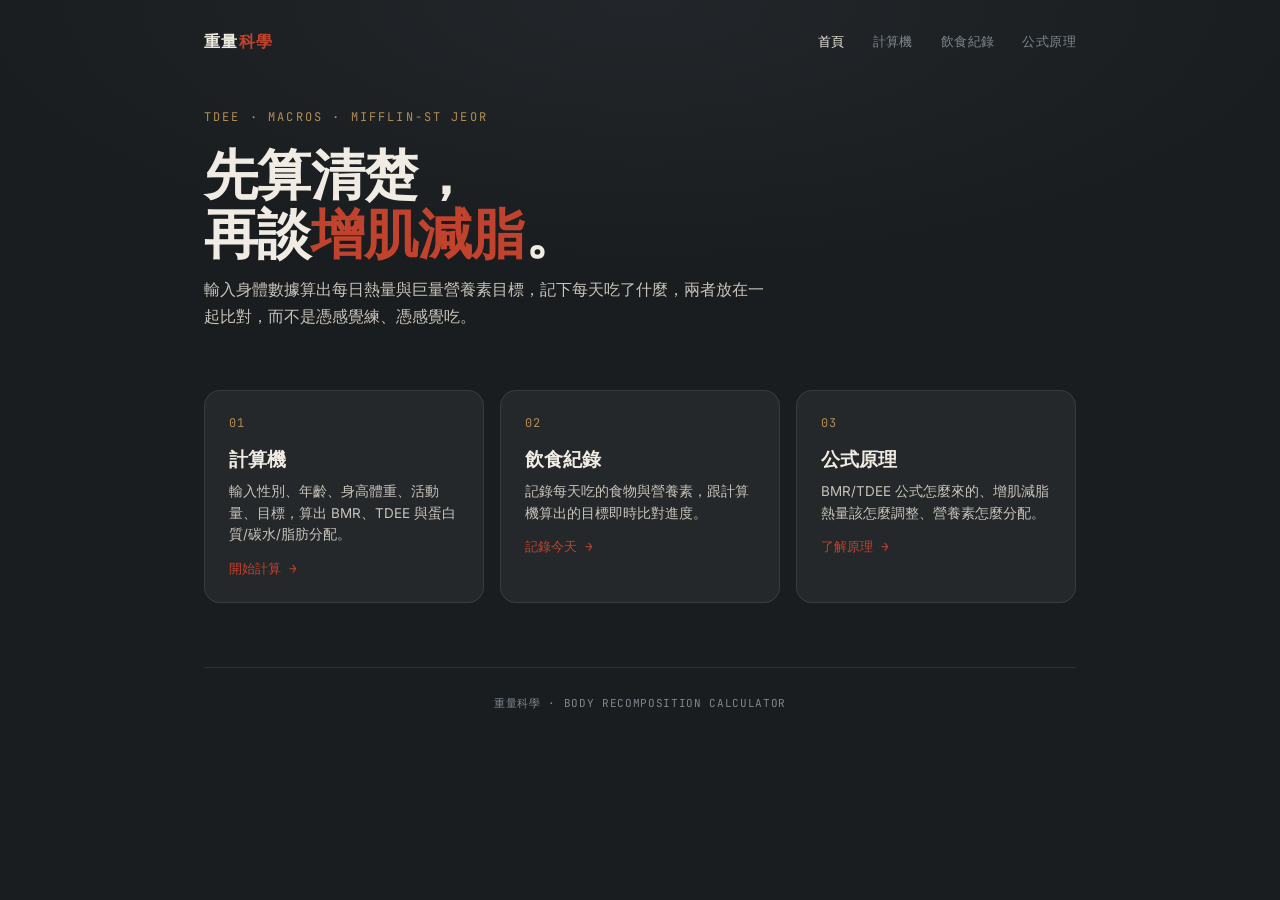
<file: index.html>
<!DOCTYPE html>
<html lang="zh-Hant">
<head>
<meta charset="UTF-8">
<meta name="viewport" content="width=device-width, initial-scale=1.0">
<title>重量科學 — 增肌減脂熱量與巨量營養素計算</title>
<link rel="stylesheet" href="style.css">
</head>
<body>

<div class="shell">

  <header class="top">
    <a class="brand" href="index.html">重量<span>科學</span></a>
    <nav class="top">
      <a href="index.html" class="active">首頁</a>
      <a href="calculator.html">計算機</a>
      <a href="foodlog.html">飲食紀錄</a>
      <a href="knowledge.html">公式原理</a>
    </nav>
  </header>

  <section class="hero">
    <div class="eyebrow">TDEE · MACROS · MIFFLIN-ST JEOR</div>
    <h1 class="title">先算清楚，<br>再談<em>增肌減脂</em>。</h1>
    <p class="lede">輸入身體數據算出每日熱量與巨量營養素目標，記下每天吃了什麼，兩者放在一起比對，而不是憑感覺練、憑感覺吃。</p>
  </section>

  <div class="nav-cards">
    <a class="nav-card" href="calculator.html">
      <div class="num">01</div>
      <h3>計算機</h3>
      <p>輸入性別、年齡、身高體重、活動量、目標，算出 BMR、TDEE 與蛋白質/碳水/脂肪分配。</p>
      <span class="arrow">開始計算 →</span>
    </a>
    <a class="nav-card" href="foodlog.html">
      <div class="num">02</div>
      <h3>飲食紀錄</h3>
      <p>記錄每天吃的食物與營養素，跟計算機算出的目標即時比對進度。</p>
      <span class="arrow">記錄今天 →</span>
    </a>
    <a class="nav-card" href="knowledge.html">
      <div class="num">03</div>
      <h3>公式原理</h3>
      <p>BMR/TDEE 公式怎麼來的、增肌減脂熱量該怎麼調整、營養素怎麼分配。</p>
      <span class="arrow">了解原理 →</span>
    </a>
  </div>

  <footer>重量科學 · BODY RECOMPOSITION CALCULATOR</footer>

</div>

</body>
</html>
</file>
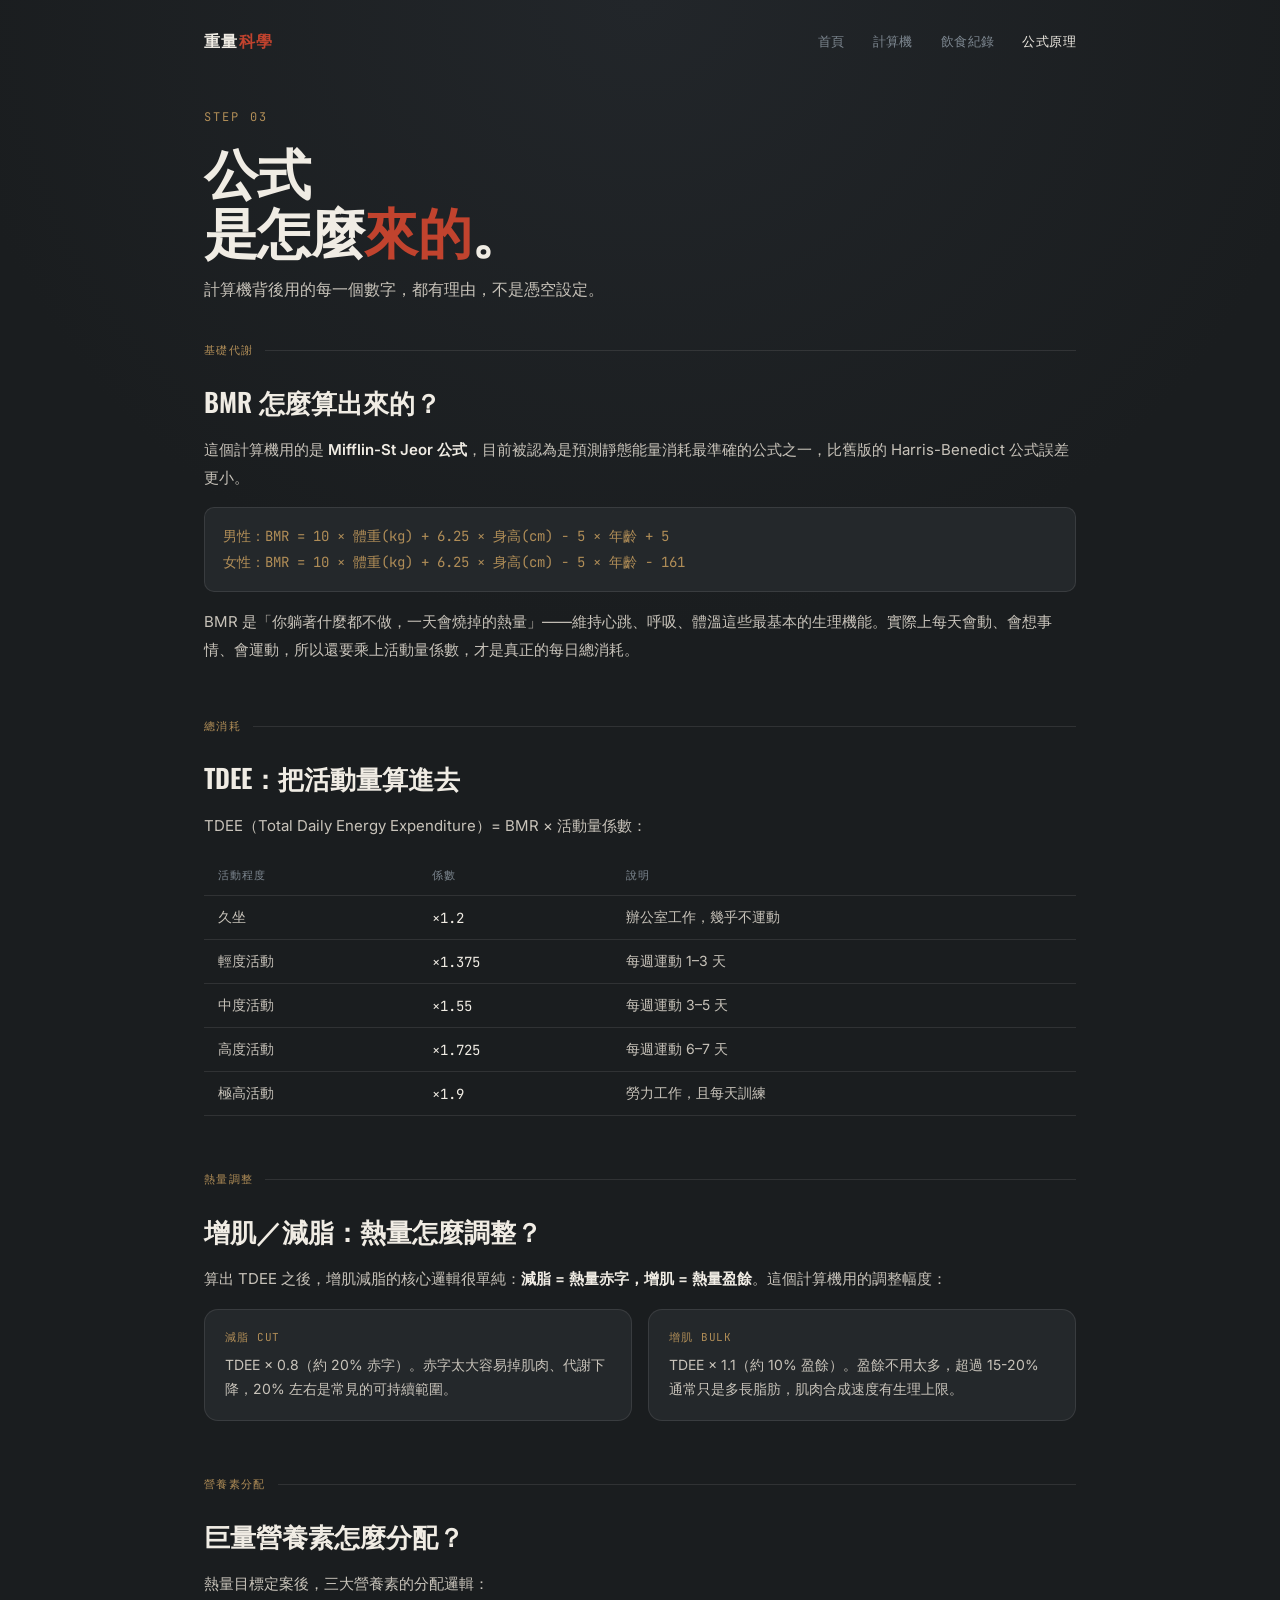
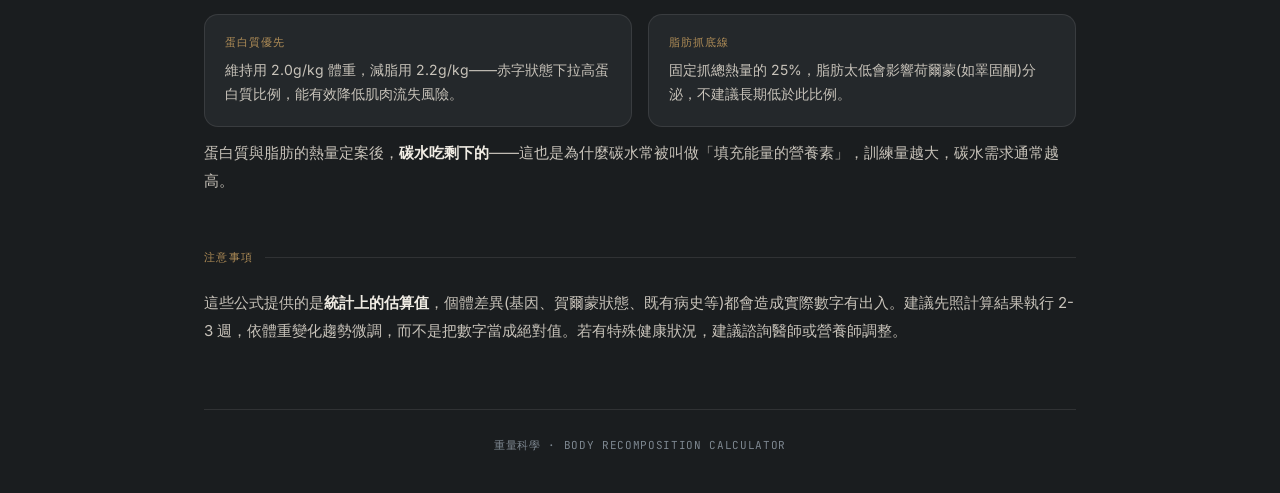
<file: knowledge.html>
<!DOCTYPE html>
<html lang="zh-Hant">
<head>
<meta charset="UTF-8">
<meta name="viewport" content="width=device-width, initial-scale=1.0">
<title>公式原理 — 重量科學</title>
<link rel="stylesheet" href="style.css">
</head>
<body>

<div class="shell">

  <header class="top">
    <a class="brand" href="index.html">重量<span>科學</span></a>
    <nav class="top">
      <a href="index.html">首頁</a>
      <a href="calculator.html">計算機</a>
      <a href="foodlog.html">飲食紀錄</a>
      <a href="knowledge.html" class="active">公式原理</a>
    </nav>
  </header>

  <section class="hero" style="padding-bottom:0;">
    <div class="eyebrow">STEP 03</div>
    <h1 class="title">公式<br>是怎麼<em>來的</em>。</h1>
    <p class="lede">計算機背後用的每一個數字，都有理由，不是憑空設定。</p>
  </section>

  <section>
    <div class="section-label first"><div class="tag">基礎代謝</div></div>
    <h2 class="h">BMR 怎麼算出來的？</h2>
    <p class="body-text">
      這個計算機用的是 <strong>Mifflin-St Jeor 公式</strong>，目前被認為是預測靜態能量消耗最準確的公式之一，比舊版的 Harris-Benedict 公式誤差更小。
    </p>
    <code class="formula">
      男性：BMR = 10 × 體重(kg) + 6.25 × 身高(cm) − 5 × 年齡 + 5<br>
      女性：BMR = 10 × 體重(kg) + 6.25 × 身高(cm) − 5 × 年齡 − 161
    </code>
    <p class="body-text">
      BMR 是「你躺著什麼都不做，一天會燒掉的熱量」——維持心跳、呼吸、體溫這些最基本的生理機能。實際上每天會動、會想事情、會運動，所以還要乘上活動量係數，才是真正的每日總消耗。
    </p>

    <div class="section-label"><div class="tag">總消耗</div></div>
    <h2 class="h">TDEE：把活動量算進去</h2>
    <p class="body-text">TDEE（Total Daily Energy Expenditure）= BMR × 活動量係數：</p>
    <table class="ref">
      <tr><th>活動程度</th><th>係數</th><th>說明</th></tr>
      <tr><td>久坐</td><td class="num">×1.2</td><td>辦公室工作，幾乎不運動</td></tr>
      <tr><td>輕度活動</td><td class="num">×1.375</td><td>每週運動 1–3 天</td></tr>
      <tr><td>中度活動</td><td class="num">×1.55</td><td>每週運動 3–5 天</td></tr>
      <tr><td>高度活動</td><td class="num">×1.725</td><td>每週運動 6–7 天</td></tr>
      <tr><td>極高活動</td><td class="num">×1.9</td><td>勞力工作，且每天訓練</td></tr>
    </table>

    <div class="section-label"><div class="tag">熱量調整</div></div>
    <h2 class="h">增肌／減脂：熱量怎麼調整？</h2>
    <p class="body-text">
      算出 TDEE 之後，增肌減脂的核心邏輯很單純：<strong>減脂 = 熱量赤字，增肌 = 熱量盈餘</strong>。這個計算機用的調整幅度：
    </p>
    <div class="card-row">
      <div class="info-card">
        <div class="k">減脂 Cut</div>
        <p>TDEE × 0.8（約 20% 赤字）。赤字太大容易掉肌肉、代謝下降，20% 左右是常見的可持續範圍。</p>
      </div>
      <div class="info-card">
        <div class="k">增肌 Bulk</div>
        <p>TDEE × 1.1（約 10% 盈餘）。盈餘不用太多，超過 15-20% 通常只是多長脂肪，肌肉合成速度有生理上限。</p>
      </div>
    </div>

    <div class="section-label"><div class="tag">營養素分配</div></div>
    <h2 class="h">巨量營養素怎麼分配？</h2>
    <p class="body-text">熱量目標定案後，三大營養素的分配邏輯：</p>
    <div class="card-row">
      <div class="info-card">
        <div class="k">蛋白質優先</div>
        <p>維持用 2.0g/kg 體重，減脂用 2.2g/kg——赤字狀態下拉高蛋白質比例，能有效降低肌肉流失風險。</p>
      </div>
      <div class="info-card">
        <div class="k">脂肪抓底線</div>
        <p>固定抓總熱量的 25%，脂肪太低會影響荷爾蒙(如睪固酮)分泌，不建議長期低於此比例。</p>
      </div>
    </div>
    <p class="body-text">
      蛋白質與脂肪的熱量定案後，<strong>碳水吃剩下的</strong>——這也是為什麼碳水常被叫做「填充能量的營養素」，訓練量越大，碳水需求通常越高。
    </p>

    <div class="section-label"><div class="tag">注意事項</div></div>
    <p class="body-text">
      這些公式提供的是<strong>統計上的估算值</strong>，個體差異(基因、賀爾蒙狀態、既有病史等)都會造成實際數字有出入。建議先照計算結果執行 2-3 週，依體重變化趨勢微調，而不是把數字當成絕對值。若有特殊健康狀況，建議諮詢醫師或營養師調整。
    </p>
  </section>

  <footer>重量科學 · BODY RECOMPOSITION CALCULATOR</footer>

</div>

</body>
</html>
</file>
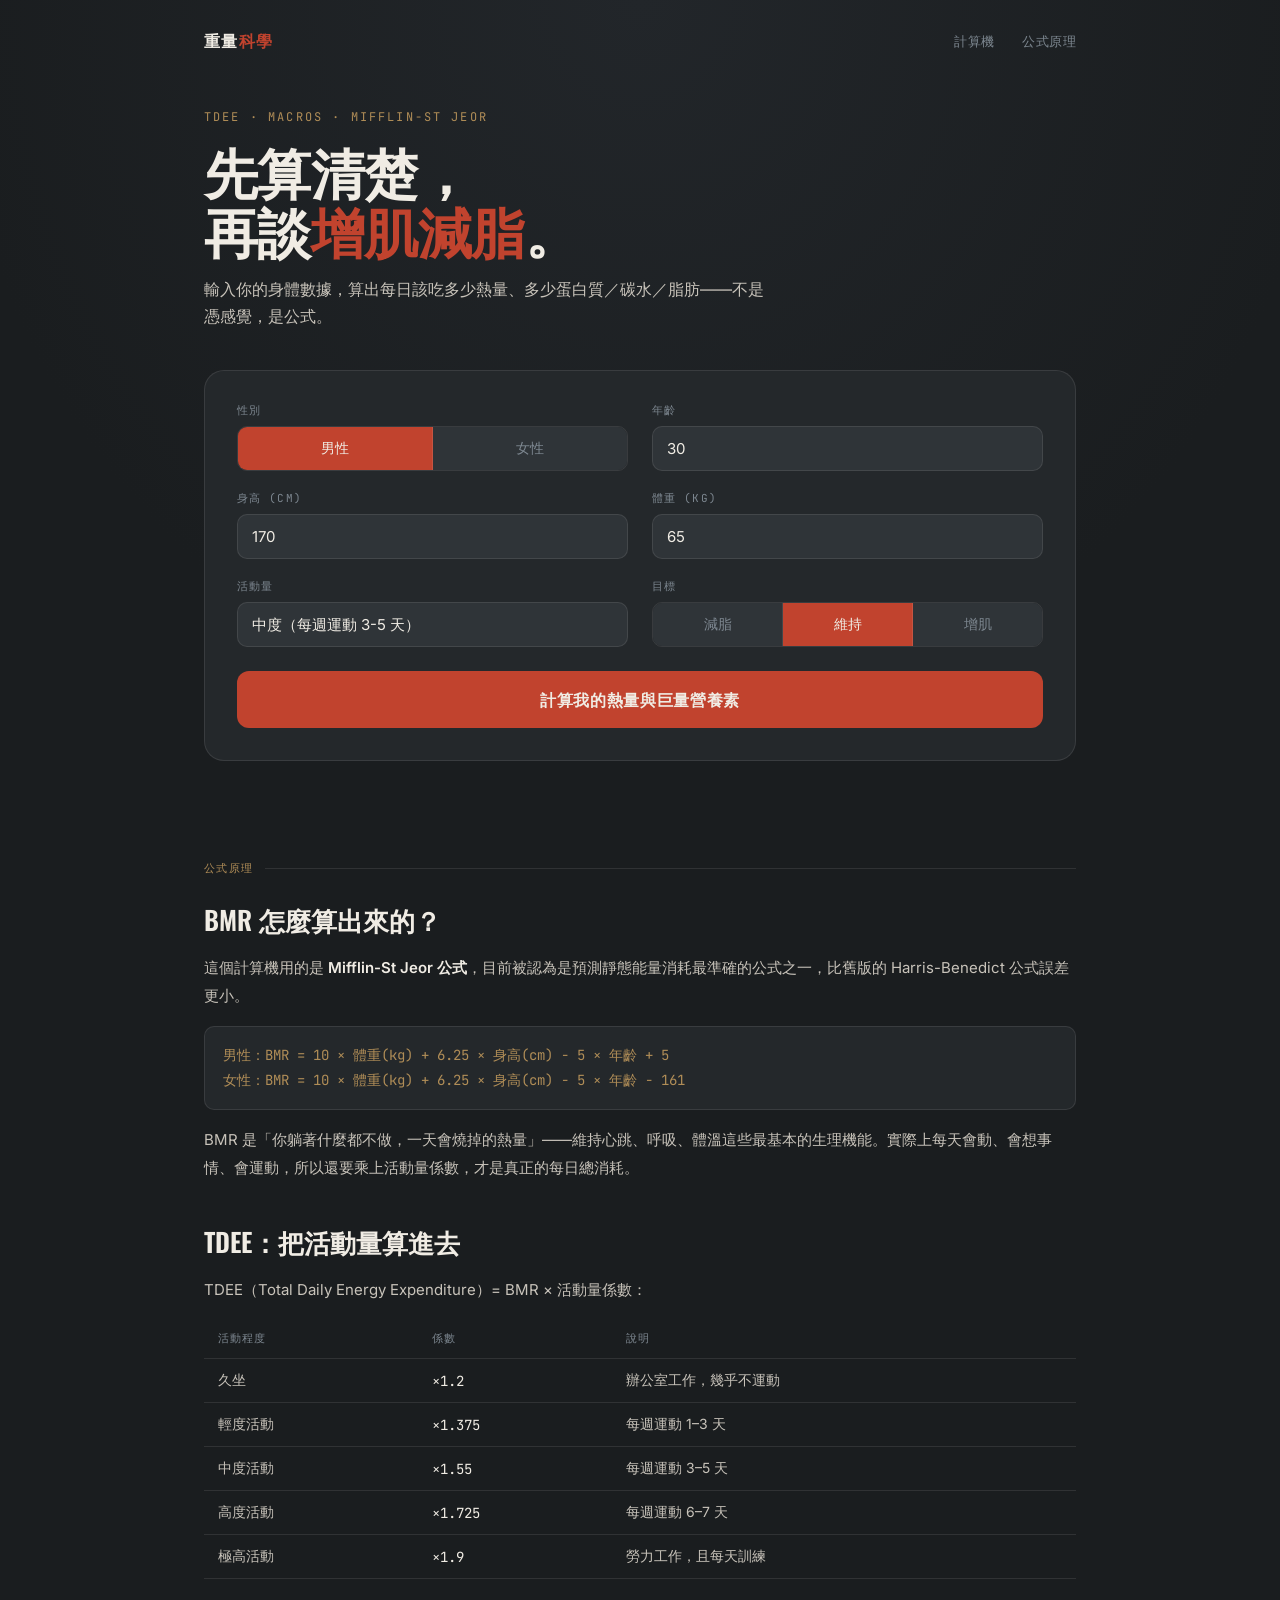
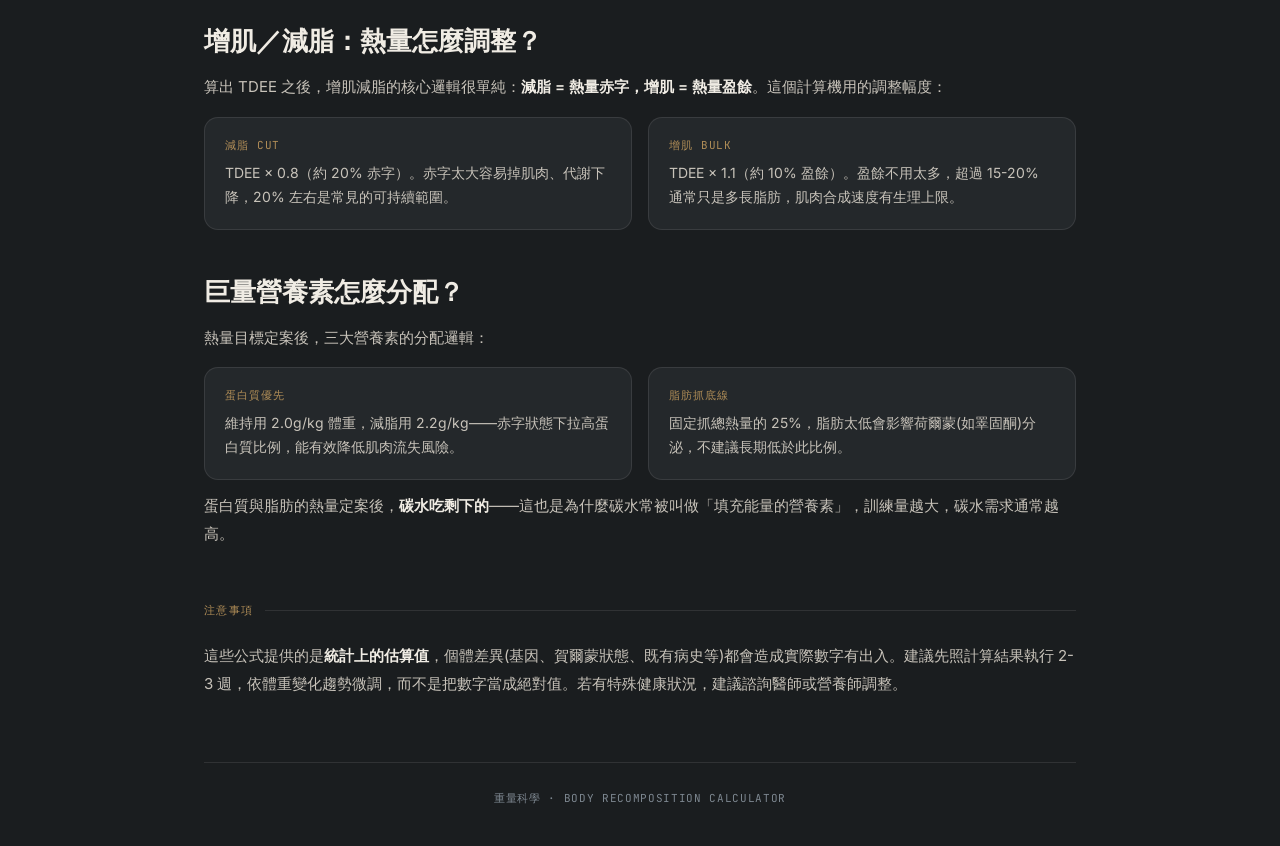
<file: 重量科學-增肌減脂計算機.html>
<!DOCTYPE html>
<html lang="zh-Hant">
<head>
<meta charset="UTF-8">
<meta name="viewport" content="width=device-width, initial-scale=1.0">
<title>重量科學 — 增肌減脂熱量與巨量營養素計算</title>
<style>
  @import url('https://fonts.googleapis.com/css2?family=Oswald:wght@500;600;700&family=Inter:wght@400;500;600;700&family=JetBrains+Mono:wght@500;700&display=swap');

  :root{
    --graphite:  #1a1d1f;
    --steel:     #24282b;
    --steel-2:   #2f3438;
    --chalk:     #f0ece4;
    --chalk-dim: #c8c3ba;
    --plate-red: #c1432e;
    --plate-red-dim: #8f3122;
    --brass:     #b08d57;
    --mist:      #7d8790;
    --line:      rgba(240,236,228,0.10);

    --protein:   #c1432e;
    --carb:      #b08d57;
    --fat:       #6b8f8a;
  }

  *{ box-sizing:border-box; }
  html{ scroll-behavior:smooth; }

  body{
    margin:0;
    background:
      radial-gradient(ellipse 90% 50% at 50% 0%, #22262a 0%, var(--graphite) 60%);
    color:var(--chalk);
    font-family:'Inter', sans-serif;
    -webkit-font-smoothing:antialiased;
  }

  .shell{ max-width:920px; margin:0 auto; padding:0 24px; }

  /* ================= HEADER ================= */
  header.top{
    padding:28px 0 0;
    display:flex; justify-content:space-between; align-items:center;
  }
  .brand{
    font-family:'Oswald', sans-serif; font-weight:700; font-size:16px;
    letter-spacing:0.08em; color:var(--chalk); text-transform:uppercase;
  }
  .brand span{ color:var(--plate-red); }
  nav.top a{
    color:var(--mist); text-decoration:none; font-size:13px; margin-left:24px;
    letter-spacing:0.03em;
  }
  nav.top a:hover{ color:var(--chalk); }

  /* ================= HERO ================= */
  .hero{ padding:56px 0 20px; text-align:left; }
  .eyebrow{
    font-family:'JetBrains Mono', monospace; font-size:12px; letter-spacing:0.18em;
    color:var(--brass); text-transform:uppercase; margin-bottom:16px;
  }
  h1.title{
    font-family:'Oswald', sans-serif; font-weight:600;
    font-size:clamp(34px, 6vw, 54px); line-height:1.1; margin:0 0 16px;
    color:var(--chalk); letter-spacing:-0.01em;
  }
  h1.title em{ font-style:normal; color:var(--plate-red); }
  .lede{ font-size:16px; line-height:1.7; color:var(--chalk-dim); max-width:560px; margin:0 0 40px; }

  /* ================= CALCULATOR CARD ================= */
  .calc{
    background:var(--steel); border:1px solid var(--line); border-radius:20px;
    padding:32px; margin-bottom:24px;
  }
  .calc-grid{
    display:grid; grid-template-columns:1fr 1fr; gap:20px 24px;
  }
  @media (max-width:560px){ .calc-grid{ grid-template-columns:1fr; } }

  .field label{
    display:block; font-family:'JetBrains Mono', monospace; font-size:11px;
    letter-spacing:0.1em; text-transform:uppercase; color:var(--mist); margin-bottom:8px;
  }
  .field select, .field input{
    width:100%; background:var(--steel-2); border:1px solid var(--line);
    color:var(--chalk); font-family:'Inter', sans-serif; font-size:15px;
    padding:12px 14px; border-radius:10px; appearance:none;
  }
  .field select:focus, .field input:focus{
    outline:none; border-color:var(--plate-red);
  }
  .seg{ display:flex; border:1px solid var(--line); border-radius:10px; overflow:hidden; }
  .seg button{
    flex:1; background:var(--steel-2); color:var(--mist); border:none;
    font-family:'Inter', sans-serif; font-size:14px; padding:12px 8px; cursor:pointer;
    border-right:1px solid var(--line); transition:background 0.15s, color 0.15s;
  }
  .seg button:last-child{ border-right:none; }
  .seg button.active{ background:var(--plate-red); color:var(--chalk); }

  .calc-btn{
    margin-top:24px; width:100%; padding:16px; border:none; border-radius:12px;
    background:var(--plate-red); color:var(--chalk);
    font-family:'Oswald', sans-serif; font-weight:600; font-size:16px;
    letter-spacing:0.04em; cursor:pointer; transition:background 0.15s;
  }
  .calc-btn:hover{ background:var(--plate-red-dim); }

  /* ================= RESULTS ================= */
  .results{
    background:var(--steel); border:1px solid var(--line); border-radius:20px;
    padding:32px; margin-bottom:48px; display:none;
  }
  .results.show{ display:block; }

  .stat-row{ display:flex; justify-content:space-between; align-items:baseline; margin-bottom:24px; flex-wrap:wrap; gap:12px; }
  .stat{ }
  .stat .num{ font-family:'JetBrains Mono', monospace; font-weight:700; font-size:30px; color:var(--chalk); }
  .stat .num small{ font-size:14px; color:var(--mist); font-weight:500; margin-left:4px; }
  .stat .cap{ font-family:'JetBrains Mono', monospace; font-size:11px; letter-spacing:0.1em; text-transform:uppercase; color:var(--mist); margin-top:4px; }

  /* barbell plate visualizer */
  .bar-wrap{ margin:32px 0 8px; }
  .bar-label{ font-family:'JetBrains Mono', monospace; font-size:11px; letter-spacing:0.1em; text-transform:uppercase; color:var(--mist); margin-bottom:18px; }
  .barbell{
    display:flex; align-items:center; justify-content:center; gap:0;
    height:180px; position:relative;
  }
  .bar-line{
    position:absolute; left:0; right:0; height:8px; background:linear-gradient(180deg, #444a4f, #2a2e31);
    border-radius:4px; top:50%; transform:translateY(-50%); z-index:0;
  }
  .plates{ display:flex; align-items:center; gap:14px; position:relative; z-index:1; }
  .plate{
    border-radius:50%; display:flex; align-items:center; justify-content:center;
    position:relative; border:6px solid rgba(0,0,0,0.18);
    transition:width 0.5s cubic-bezier(.2,.8,.2,1), height 0.5s cubic-bezier(.2,.8,.2,1);
    flex:none;
  }
  .plate::after{
    content:''; width:22%; height:22%; border-radius:50%; background:var(--graphite);
  }
  .plate.protein{ background:var(--protein); }
  .plate.carb{ background:var(--carb); }
  .plate.fat{ background:var(--fat); }

  .macro-legend{
    display:grid; grid-template-columns:repeat(3,1fr); gap:16px; margin-top:28px;
  }
  @media (max-width:560px){ .macro-legend{ grid-template-columns:1fr; } }
  .macro-item{ text-align:center; padding:14px 8px; border-radius:12px; background:var(--steel-2); }
  .macro-item .dot{ width:10px; height:10px; border-radius:50%; display:inline-block; margin-right:6px; }
  .macro-item .name{ font-size:13px; color:var(--chalk-dim); }
  .macro-item .grams{ font-family:'JetBrains Mono', monospace; font-weight:700; font-size:20px; color:var(--chalk); margin-top:6px; }
  .macro-item .kcal{ font-size:12px; color:var(--mist); margin-top:2px; }

  .goal-note{
    margin-top:24px; padding:14px 16px; border-radius:12px; font-size:13px; line-height:1.7;
    background:rgba(176,141,87,0.08); border:1px solid rgba(176,141,87,0.25); color:var(--chalk-dim);
  }

  /* ================= ARTICLE ================= */
  .section-label{
    display:flex; align-items:center; gap:12px; margin:56px 0 24px;
  }
  .section-label .tag{
    font-family:'JetBrains Mono', monospace; font-size:11px; letter-spacing:0.12em;
    color:var(--brass); text-transform:uppercase; white-space:nowrap;
  }
  .section-label::after{ content:''; flex:1; height:1px; background:var(--line); }

  h2.h{
    font-family:'Oswald', sans-serif; font-weight:600; font-size:26px;
    color:var(--chalk); margin:0 0 14px;
  }
  p.body-text{ font-size:15px; line-height:1.85; color:var(--chalk-dim); margin:0 0 16px; }
  p.body-text strong{ color:var(--chalk); font-weight:600; }
  code.formula{
    display:block; font-family:'JetBrains Mono', monospace; font-size:14px;
    background:var(--steel); border:1px solid var(--line); border-radius:10px;
    padding:16px 18px; color:var(--brass); margin:16px 0; line-height:1.8;
  }

  table.ref{
    width:100%; border-collapse:collapse; margin:16px 0 28px; font-size:14px;
  }
  table.ref th, table.ref td{
    text-align:left; padding:12px 14px; border-bottom:1px solid var(--line);
  }
  table.ref th{
    font-family:'JetBrains Mono', monospace; font-size:11px; letter-spacing:0.08em;
    text-transform:uppercase; color:var(--mist); font-weight:500;
  }
  table.ref td{ color:var(--chalk-dim); }
  table.ref td.num{ font-family:'JetBrains Mono', monospace; color:var(--chalk); }

  .card-row{ display:grid; grid-template-columns:1fr 1fr; gap:16px; margin-bottom:12px; }
  @media (max-width:560px){ .card-row{ grid-template-columns:1fr; } }
  .info-card{
    background:var(--steel); border:1px solid var(--line); border-radius:14px; padding:20px;
  }
  .info-card .k{ font-family:'JetBrains Mono', monospace; font-size:11px; letter-spacing:0.08em; text-transform:uppercase; color:var(--brass); margin-bottom:8px; }
  .info-card p{ font-size:14px; line-height:1.7; color:var(--chalk-dim); margin:0; }

  footer{
    margin-top:64px; padding:28px 0 40px; border-top:1px solid var(--line);
    text-align:center; font-family:'JetBrains Mono', monospace; font-size:11px;
    color:var(--mist); letter-spacing:0.06em;
  }
</style>
</head>
<body>

<div class="shell">

  <header class="top">
    <div class="brand">重量<span>科學</span></div>
    <nav class="top">
      <a href="#calc">計算機</a>
      <a href="#knowledge">公式原理</a>
    </nav>
  </header>

  <section class="hero" id="calc">
    <div class="eyebrow">TDEE · MACROS · MIFFLIN-ST JEOR</div>
    <h1 class="title">先算清楚，<br>再談<em>增肌減脂</em>。</h1>
    <p class="lede">輸入你的身體數據，算出每日該吃多少熱量、多少蛋白質／碳水／脂肪——不是憑感覺，是公式。</p>

    <div class="calc">
      <div class="calc-grid">
        <div class="field">
          <label>性別</label>
          <div class="seg" id="genderSeg">
            <button class="active" data-val="male">男性</button>
            <button data-val="female">女性</button>
          </div>
        </div>
        <div class="field">
          <label>年齡</label>
          <input type="number" id="age" value="30" min="15" max="90">
        </div>
        <div class="field">
          <label>身高 (cm)</label>
          <input type="number" id="height" value="170" min="120" max="220">
        </div>
        <div class="field">
          <label>體重 (kg)</label>
          <input type="number" id="weight" value="65" min="30" max="200" step="0.1">
        </div>
        <div class="field">
          <label>活動量</label>
          <select id="activity">
            <option value="1.2">久坐（幾乎不運動）</option>
            <option value="1.375">輕度（每週運動 1-3 天）</option>
            <option value="1.55" selected>中度（每週運動 3-5 天）</option>
            <option value="1.725">高度（每週運動 6-7 天）</option>
            <option value="1.9">極高（勞力工作 + 每天訓練）</option>
          </select>
        </div>
        <div class="field">
          <label>目標</label>
          <div class="seg" id="goalSeg">
            <button data-val="cut">減脂</button>
            <button class="active" data-val="maintain">維持</button>
            <button data-val="bulk">增肌</button>
          </div>
        </div>
      </div>
      <button class="calc-btn" id="calcBtn">計算我的熱量與巨量營養素</button>
    </div>

    <div class="results" id="results">
      <div class="stat-row">
        <div class="stat">
          <div class="num" id="bmrOut">--<small>kcal</small></div>
          <div class="cap">基礎代謝率 BMR</div>
        </div>
        <div class="stat">
          <div class="num" id="tdeeOut">--<small>kcal</small></div>
          <div class="cap">每日總消耗 TDEE</div>
        </div>
        <div class="stat">
          <div class="num" id="targetOut">--<small>kcal</small></div>
          <div class="cap">目標攝取熱量</div>
        </div>
      </div>

      <div class="bar-wrap">
        <div class="bar-label">巨量營養素負重分配（依熱量佔比）</div>
        <div class="barbell">
          <div class="bar-line"></div>
          <div class="plates">
            <div class="plate protein" id="plateProtein"></div>
            <div class="plate carb" id="plateCarb"></div>
            <div class="plate fat" id="plateFat"></div>
          </div>
        </div>
      </div>

      <div class="macro-legend">
        <div class="macro-item">
          <div><span class="dot" style="background:var(--protein)"></span><span class="name">蛋白質</span></div>
          <div class="grams" id="proteinG">--g</div>
          <div class="kcal" id="proteinK">-- kcal</div>
        </div>
        <div class="macro-item">
          <div><span class="dot" style="background:var(--carb)"></span><span class="name">碳水化合物</span></div>
          <div class="grams" id="carbG">--g</div>
          <div class="kcal" id="carbK">-- kcal</div>
        </div>
        <div class="macro-item">
          <div><span class="dot" style="background:var(--fat)"></span><span class="name">脂肪</span></div>
          <div class="grams" id="fatG">--g</div>
          <div class="kcal" id="fatK">-- kcal</div>
        </div>
      </div>

      <div class="goal-note" id="goalNote"></div>
    </div>
  </section>

  <section id="knowledge">
    <div class="section-label"><div class="tag">公式原理</div></div>
    <h2 class="h">BMR 怎麼算出來的？</h2>
    <p class="body-text">
      這個計算機用的是 <strong>Mifflin-St Jeor 公式</strong>，目前被認為是預測靜態能量消耗最準確的公式之一，比舊版的 Harris-Benedict 公式誤差更小。
    </p>
    <code class="formula">
      男性：BMR = 10 × 體重(kg) + 6.25 × 身高(cm) − 5 × 年齡 + 5<br>
      女性：BMR = 10 × 體重(kg) + 6.25 × 身高(cm) − 5 × 年齡 − 161
    </code>
    <p class="body-text">
      BMR 是「你躺著什麼都不做，一天會燒掉的熱量」——維持心跳、呼吸、體溫這些最基本的生理機能。實際上每天會動、會想事情、會運動，所以還要乘上活動量係數，才是真正的每日總消耗。
    </p>

    <h2 class="h" style="margin-top:40px;">TDEE：把活動量算進去</h2>
    <p class="body-text">TDEE（Total Daily Energy Expenditure）= BMR × 活動量係數：</p>
    <table class="ref">
      <tr><th>活動程度</th><th>係數</th><th>說明</th></tr>
      <tr><td>久坐</td><td class="num">×1.2</td><td>辦公室工作，幾乎不運動</td></tr>
      <tr><td>輕度活動</td><td class="num">×1.375</td><td>每週運動 1–3 天</td></tr>
      <tr><td>中度活動</td><td class="num">×1.55</td><td>每週運動 3–5 天</td></tr>
      <tr><td>高度活動</td><td class="num">×1.725</td><td>每週運動 6–7 天</td></tr>
      <tr><td>極高活動</td><td class="num">×1.9</td><td>勞力工作，且每天訓練</td></tr>
    </table>

    <h2 class="h" style="margin-top:40px;">增肌／減脂：熱量怎麼調整？</h2>
    <p class="body-text">
      算出 TDEE 之後，增肌減脂的核心邏輯很單純：<strong>減脂 = 熱量赤字，增肌 = 熱量盈餘</strong>。這個計算機用的調整幅度：
    </p>
    <div class="card-row">
      <div class="info-card">
        <div class="k">減脂 Cut</div>
        <p>TDEE × 0.8（約 20% 赤字）。赤字太大容易掉肌肉、代謝下降，20% 左右是常見的可持續範圍。</p>
      </div>
      <div class="info-card">
        <div class="k">增肌 Bulk</div>
        <p>TDEE × 1.1（約 10% 盈餘）。盈餘不用太多，超過 15-20% 通常只是多長脂肪，肌肉合成速度有生理上限。</p>
      </div>
    </div>

    <h2 class="h" style="margin-top:40px;">巨量營養素怎麼分配？</h2>
    <p class="body-text">熱量目標定案後，三大營養素的分配邏輯：</p>
    <div class="card-row">
      <div class="info-card">
        <div class="k">蛋白質優先</div>
        <p>維持用 2.0g/kg 體重，減脂用 2.2g/kg——赤字狀態下拉高蛋白質比例，能有效降低肌肉流失風險。</p>
      </div>
      <div class="info-card">
        <div class="k">脂肪抓底線</div>
        <p>固定抓總熱量的 25%，脂肪太低會影響荷爾蒙(如睪固酮)分泌，不建議長期低於此比例。</p>
      </div>
    </div>
    <p class="body-text">
      蛋白質與脂肪的熱量定案後，<strong>碳水吃剩下的</strong>——這也是為什麼碳水常被叫做「填充能量的營養素」，訓練量越大，碳水需求通常越高。
    </p>

    <div class="section-label"><div class="tag">注意事項</div></div>
    <p class="body-text">
      這些公式提供的是<strong>統計上的估算值</strong>，個體差異(基因、賀爾蒙狀態、既有病史等)都會造成實際數字有出入。建議先照計算結果執行 2-3 週，依體重變化趨勢微調，而不是把數字當成絕對值。若有特殊健康狀況，建議諮詢醫師或營養師調整。
    </p>
  </section>

  <footer>重量科學 · BODY RECOMPOSITION CALCULATOR</footer>

</div>

<script>
  const genderSeg = document.getElementById('genderSeg');
  const goalSeg = document.getElementById('goalSeg');
  let gender = 'male';
  let goal = 'maintain';

  genderSeg.querySelectorAll('button').forEach(btn=>{
    btn.addEventListener('click', ()=>{
      genderSeg.querySelectorAll('button').forEach(b=>b.classList.remove('active'));
      btn.classList.add('active');
      gender = btn.dataset.val;
    });
  });

  goalSeg.querySelectorAll('button').forEach(btn=>{
    btn.addEventListener('click', ()=>{
      goalSeg.querySelectorAll('button').forEach(b=>b.classList.remove('active'));
      btn.classList.add('active');
      goal = btn.dataset.val;
    });
  });

  const goalNotes = {
    cut: '目標熱量 = TDEE × 0.8（約 20% 赤字），蛋白質提高至 2.2g/kg 以降低減脂過程中的肌肉流失。',
    maintain: '目標熱量 = TDEE，用於維持目前體重與身體組成。',
    bulk: '目標熱量 = TDEE × 1.1（約 10% 盈餘），控制盈餘幅度以減少脂肪堆積。'
  };

  document.getElementById('calcBtn').addEventListener('click', ()=>{
    const age = parseFloat(document.getElementById('age').value);
    const height = parseFloat(document.getElementById('height').value);
    const weight = parseFloat(document.getElementById('weight').value);
    const activity = parseFloat(document.getElementById('activity').value);

    if(!age || !height || !weight){ return; }

    let bmr = gender === 'male'
      ? 10*weight + 6.25*height - 5*age + 5
      : 10*weight + 6.25*height - 5*age - 161;

    let tdee = bmr * activity;

    let target;
    if(goal === 'cut') target = tdee * 0.8;
    else if(goal === 'bulk') target = tdee * 1.1;
    else target = tdee;

    const proteinPerKg = goal === 'cut' ? 2.2 : 2.0;
    const proteinG = weight * proteinPerKg;
    const proteinK = proteinG * 4;

    const fatK = target * 0.25;
    const fatG = fatK / 9;

    const carbK = Math.max(target - proteinK - fatK, 0);
    const carbG = carbK / 4;

    document.getElementById('bmrOut').innerHTML = Math.round(bmr) + '<small>kcal</small>';
    document.getElementById('tdeeOut').innerHTML = Math.round(tdee) + '<small>kcal</small>';
    document.getElementById('targetOut').innerHTML = Math.round(target) + '<small>kcal</small>';

    document.getElementById('proteinG').textContent = Math.round(proteinG) + 'g';
    document.getElementById('proteinK').textContent = Math.round(proteinK) + ' kcal';
    document.getElementById('carbG').textContent = Math.round(carbG) + 'g';
    document.getElementById('carbK').textContent = Math.round(carbK) + ' kcal';
    document.getElementById('fatG').textContent = Math.round(fatG) + 'g';
    document.getElementById('fatK').textContent = Math.round(fatK) + ' kcal';

    // plate sizing: area proportional to kcal share, clamp between 60-150px
    const shares = [
      {el: document.getElementById('plateProtein'), kcal: proteinK},
      {el: document.getElementById('plateCarb'), kcal: carbK},
      {el: document.getElementById('plateFat'), kcal: fatK}
    ];
    shares.forEach(s=>{
      const pct = s.kcal / target;
      const size = Math.round(60 + Math.sqrt(Math.max(pct,0.02)) * 130);
      s.el.style.width = size + 'px';
      s.el.style.height = size + 'px';
    });

    document.getElementById('goalNote').textContent = goalNotes[goal];
    document.getElementById('results').classList.add('show');
    document.getElementById('results').scrollIntoView({behavior:'smooth', block:'nearest'});
  });
</script>

</body>
</html>
</file>
<file: style.css>
@import url('https://fonts.googleapis.com/css2?family=Oswald:wght@500;600;700&family=Inter:wght@400;500;600;700&family=JetBrains+Mono:wght@500;700&display=swap');

:root{
  --graphite:  #1a1d1f;
  --steel:     #24282b;
  --steel-2:   #2f3438;
  --chalk:     #f0ece4;
  --chalk-dim: #c8c3ba;
  --plate-red: #c1432e;
  --plate-red-dim: #8f3122;
  --brass:     #b08d57;
  --mist:      #7d8790;
  --line:      rgba(240,236,228,0.10);

  --protein:   #c1432e;
  --carb:      #b08d57;
  --fat:       #6b8f8a;
}

*{ box-sizing:border-box; }
html{ scroll-behavior:smooth; }

body{
  margin:0;
  background:
    radial-gradient(ellipse 90% 50% at 50% 0%, #22262a 0%, var(--graphite) 60%);
  color:var(--chalk);
  font-family:'Inter', sans-serif;
  -webkit-font-smoothing:antialiased;
  min-height:100vh;
}

.shell{ max-width:920px; margin:0 auto; padding:0 24px; }

/* ================= HEADER ================= */
header.top{
  padding:28px 0 0;
  display:flex; justify-content:space-between; align-items:center;
  flex-wrap:wrap; gap:14px;
}
.brand{
  font-family:'Oswald', sans-serif; font-weight:700; font-size:16px;
  letter-spacing:0.08em; color:var(--chalk); text-transform:uppercase;
  text-decoration:none;
}
.brand span{ color:var(--plate-red); }
nav.top a{
  color:var(--mist); text-decoration:none; font-size:13px; margin-left:24px;
  letter-spacing:0.03em;
}
nav.top a:first-child{ margin-left:0; }
nav.top a:hover, nav.top a.active{ color:var(--chalk); }

/* ================= HERO ================= */
.hero{ padding:56px 0 20px; text-align:left; }
.eyebrow{
  font-family:'JetBrains Mono', monospace; font-size:12px; letter-spacing:0.18em;
  color:var(--brass); text-transform:uppercase; margin-bottom:16px;
}
h1.title{
  font-family:'Oswald', sans-serif; font-weight:600;
  font-size:clamp(34px, 6vw, 54px); line-height:1.1; margin:0 0 16px;
  color:var(--chalk); letter-spacing:-0.01em;
}
h1.title em{ font-style:normal; color:var(--plate-red); }
.lede{ font-size:16px; line-height:1.7; color:var(--chalk-dim); max-width:560px; margin:0 0 40px; }

/* ================= NAV CARDS (home page) ================= */
.nav-cards{ display:grid; grid-template-columns:repeat(3,1fr); gap:16px; margin-bottom:56px; }
@media (max-width:720px){ .nav-cards{ grid-template-columns:1fr; } }
.nav-card{
  display:block; background:var(--steel); border:1px solid var(--line); border-radius:16px;
  padding:24px; text-decoration:none; transition:border-color 0.15s, transform 0.15s;
}
.nav-card:hover{ border-color:var(--plate-red); transform:translateY(-2px); }
.nav-card .num{ font-family:'JetBrains Mono', monospace; font-size:12px; color:var(--brass); letter-spacing:0.1em; margin-bottom:12px; }
.nav-card h3{ font-family:'Oswald', sans-serif; font-weight:600; font-size:19px; color:var(--chalk); margin:0 0 8px; }
.nav-card p{ font-size:13.5px; color:var(--chalk-dim); line-height:1.6; margin:0; }
.nav-card .arrow{ display:inline-block; margin-top:14px; color:var(--plate-red); font-family:'JetBrains Mono', monospace; font-size:13px; }

/* ================= CALCULATOR CARD ================= */
.calc{
  background:var(--steel); border:1px solid var(--line); border-radius:20px;
  padding:32px; margin-bottom:24px;
}
.calc-grid{
  display:grid; grid-template-columns:1fr 1fr; gap:20px 24px;
}
@media (max-width:560px){ .calc-grid{ grid-template-columns:1fr; } }

.field label{
  display:block; font-family:'JetBrains Mono', monospace; font-size:11px;
  letter-spacing:0.1em; text-transform:uppercase; color:var(--mist); margin-bottom:8px;
}
.field select, .field input{
  width:100%; background:var(--steel-2); border:1px solid var(--line);
  color:var(--chalk); font-family:'Inter', sans-serif; font-size:15px;
  padding:12px 14px; border-radius:10px; appearance:none;
}
.field select:focus, .field input:focus{
  outline:none; border-color:var(--plate-red);
}
.seg{ display:flex; border:1px solid var(--line); border-radius:10px; overflow:hidden; }
.seg button{
  flex:1; background:var(--steel-2); color:var(--mist); border:none;
  font-family:'Inter', sans-serif; font-size:14px; padding:12px 8px; cursor:pointer;
  border-right:1px solid var(--line); transition:background 0.15s, color 0.15s;
}
.seg button:last-child{ border-right:none; }
.seg button.active{ background:var(--plate-red); color:var(--chalk); }

.calc-btn{
  margin-top:24px; width:100%; padding:16px; border:none; border-radius:12px;
  background:var(--plate-red); color:var(--chalk);
  font-family:'Oswald', sans-serif; font-weight:600; font-size:16px;
  letter-spacing:0.04em; cursor:pointer; transition:background 0.15s;
}
.calc-btn:hover{ background:var(--plate-red-dim); }

.calc-secondary-btn{
  margin-top:12px; width:100%; padding:14px; border:1px solid var(--line); border-radius:12px;
  background:transparent; color:var(--chalk-dim);
  font-family:'Inter', sans-serif; font-weight:500; font-size:14px;
  cursor:pointer; transition:border-color 0.15s, color 0.15s; text-decoration:none;
  display:block; text-align:center;
}
.calc-secondary-btn:hover{ border-color:var(--brass); color:var(--chalk); }

/* ================= RESULTS ================= */
.results{
  background:var(--steel); border:1px solid var(--line); border-radius:20px;
  padding:32px; margin-bottom:48px; display:none;
}
.results.show{ display:block; }

.stat-row{ display:flex; justify-content:space-between; align-items:baseline; margin-bottom:24px; flex-wrap:wrap; gap:12px; }
.stat .num{ font-family:'JetBrains Mono', monospace; font-weight:700; font-size:30px; color:var(--chalk); }
.stat .num small{ font-size:14px; color:var(--mist); font-weight:500; margin-left:4px; }
.stat .cap{ font-family:'JetBrains Mono', monospace; font-size:11px; letter-spacing:0.1em; text-transform:uppercase; color:var(--mist); margin-top:4px; }

/* barbell plate visualizer */
.bar-wrap{ margin:32px 0 8px; }
.bar-label{ font-family:'JetBrains Mono', monospace; font-size:11px; letter-spacing:0.1em; text-transform:uppercase; color:var(--mist); margin-bottom:18px; }
.barbell{
  display:flex; align-items:center; justify-content:center; gap:0;
  height:180px; position:relative;
}
.bar-line{
  position:absolute; left:0; right:0; height:8px; background:linear-gradient(180deg, #444a4f, #2a2e31);
  border-radius:4px; top:50%; transform:translateY(-50%); z-index:0;
}
.plates{ display:flex; align-items:center; gap:14px; position:relative; z-index:1; }
.plate{
  border-radius:50%; display:flex; align-items:center; justify-content:center;
  position:relative; border:6px solid rgba(0,0,0,0.18);
  transition:width 0.5s cubic-bezier(.2,.8,.2,1), height 0.5s cubic-bezier(.2,.8,.2,1);
  flex:none;
}
.plate::after{
  content:''; width:22%; height:22%; border-radius:50%; background:var(--graphite);
}
.plate.protein{ background:var(--protein); }
.plate.carb{ background:var(--carb); }
.plate.fat{ background:var(--fat); }

.macro-legend{
  display:grid; grid-template-columns:repeat(3,1fr); gap:16px; margin-top:28px;
}
@media (max-width:560px){ .macro-legend{ grid-template-columns:1fr; } }
.macro-item{ text-align:center; padding:14px 8px; border-radius:12px; background:var(--steel-2); }
.macro-item .dot{ width:10px; height:10px; border-radius:50%; display:inline-block; margin-right:6px; }
.macro-item .name{ font-size:13px; color:var(--chalk-dim); }
.macro-item .grams{ font-family:'JetBrains Mono', monospace; font-weight:700; font-size:20px; color:var(--chalk); margin-top:6px; }
.macro-item .kcal{ font-size:12px; color:var(--mist); margin-top:2px; }

.goal-note{
  margin-top:24px; padding:14px 16px; border-radius:12px; font-size:13px; line-height:1.7;
  background:rgba(176,141,87,0.08); border:1px solid rgba(176,141,87,0.25); color:var(--chalk-dim);
}

/* ================= FOOD LOG ================= */
.foodlog-head{ display:flex; justify-content:space-between; align-items:center; margin-bottom:20px; flex-wrap:wrap; gap:12px; }
.foodlog-head input[type="date"]{
  background:var(--steel-2); border:1px solid var(--line); color:var(--chalk);
  font-family:'JetBrains Mono', monospace; font-size:13px; padding:9px 12px; border-radius:8px;
}

/* 常用食物快選 chips */
.fav-wrap{ margin-bottom:20px; }
.fav-label{ font-family:'JetBrains Mono', monospace; font-size:11px; letter-spacing:0.1em; text-transform:uppercase; color:var(--mist); margin-bottom:10px; }
.fav-chips{ display:flex; flex-wrap:wrap; gap:8px; }
.fav-chip{
  display:inline-flex; align-items:center; gap:6px;
  background:var(--steel-2); border:1px solid var(--line); border-radius:999px;
  padding:8px 14px; font-size:13px; color:var(--chalk); cursor:pointer;
  transition:border-color 0.15s, background 0.15s; animation:fadeInUp 0.35s ease both;
}
.fav-chip:hover{ border-color:var(--brass); background:rgba(176,141,87,0.10); }
.fav-chip .fc-cal{ color:var(--brass); font-family:'JetBrains Mono', monospace; font-size:11px; }
.fav-chip .fc-del{ color:var(--mist); font-size:13px; margin-left:2px; }
.fav-chip .fc-del:hover{ color:var(--plate-red); }
.fav-empty{ color:var(--mist); font-size:12.5px; }

.log-form{
  display:grid; grid-template-columns:2fr 1fr 1fr 1fr 1fr auto auto; gap:10px; margin-bottom:8px;
}
@media (max-width:720px){ .log-form{ grid-template-columns:1fr 1fr; } }
.log-form input{
  background:var(--steel-2); border:1px solid var(--line); color:var(--chalk);
  font-size:14px; padding:11px 12px; border-radius:9px; width:100%;
}
.log-form input:focus{ outline:none; border-color:var(--plate-red); }
.log-form input::placeholder{ color:var(--mist); }
.log-add-btn{
  background:var(--brass); color:var(--graphite); border:none; border-radius:9px;
  font-family:'Oswald', sans-serif; font-weight:600; font-size:14px; padding:0 18px;
  cursor:pointer; white-space:nowrap;
}
.log-fav-btn{
  background:transparent; color:var(--mist); border:1px solid var(--line); border-radius:9px;
  font-size:16px; padding:0 14px; cursor:pointer; transition:border-color 0.15s, color 0.15s;
}
.log-fav-btn:hover{ border-color:var(--brass); color:var(--brass); }
@media (max-width:720px){ .log-add-btn, .log-fav-btn{ grid-column:1 / -1; padding:12px; } }

.log-list{ margin-bottom:28px; min-height:40px; }
.log-row{
  display:grid; grid-template-columns:2fr 1fr 1fr 1fr 1fr auto; gap:10px; align-items:center;
  padding:12px 0; border-bottom:1px solid var(--line); font-size:14px;
  animation:fadeInUp 0.35s ease both;
}
@media (max-width:720px){ .log-row{ grid-template-columns:1.5fr 1fr 1fr auto; } .log-row .hide-sm{ display:none; } }
.log-row .fname{ color:var(--chalk); }
.log-row .fnum{ font-family:'JetBrains Mono', monospace; color:var(--chalk-dim); font-size:13px; }
.log-del{
  background:none; border:1px solid var(--line); color:var(--mist); border-radius:7px;
  width:28px; height:28px; cursor:pointer; font-size:14px; line-height:1;
}
.log-del:hover{ border-color:var(--plate-red); color:var(--plate-red); }
.log-empty{ color:var(--mist); font-size:13px; padding:20px 0; text-align:center; }
.log-status{ color:var(--mist); font-size:12.5px; padding:8px 0 0; font-family:'JetBrains Mono', monospace; }
.log-status.err{ color:var(--plate-red); }

@keyframes fadeInUp{
  from{ opacity:0; transform:translateY(6px); }
  to{ opacity:1; transform:translateY(0); }
}

.progress-block{ margin-bottom:16px; animation:fadeInUp 0.4s ease both; }
.progress-top{ display:flex; justify-content:space-between; font-size:12.5px; margin-bottom:6px; }
.progress-top .lbl{ color:var(--chalk-dim); }
.progress-top .val{ font-family:'JetBrains Mono', monospace; color:var(--chalk); }
.progress-track{ height:8px; background:var(--steel-2); border-radius:5px; overflow:hidden; }
.progress-fill{ height:100%; border-radius:5px; width:0; transition:width 0.6s cubic-bezier(.2,.8,.2,1); }
.progress-fill.cal{ background:var(--chalk-dim); }
.progress-fill.protein{ background:var(--protein); }
.progress-fill.carb{ background:var(--carb); }
.progress-fill.fat{ background:var(--fat); }

.no-target{
  font-size:13px; color:var(--mist); line-height:1.7; padding:14px 16px;
  background:var(--steel-2); border-radius:10px; border:1px dashed var(--line);
}

/* ================= WEEKLY OVERVIEW ================= */
.week-card{ margin-bottom:24px; }
.week-head{ display:flex; justify-content:space-between; align-items:baseline; margin-bottom:20px; flex-wrap:wrap; gap:8px; }
.week-head h2.h{ margin:0; }
.week-avg{ font-family:'JetBrains Mono', monospace; font-size:12.5px; color:var(--mist); }
.week-avg b{ color:var(--brass); font-weight:700; }

.week-chart{ display:flex; align-items:flex-end; gap:10px; height:140px; padding:0 4px; }
.week-col{ flex:1; display:flex; flex-direction:column; align-items:center; height:100%; justify-content:flex-end; gap:8px; }
.week-bar-track{ width:100%; height:100px; display:flex; align-items:flex-end; position:relative; }
.week-bar{
  width:100%; border-radius:6px 6px 3px 3px; background:var(--brass);
  height:0; transition:height 0.6s cubic-bezier(.2,.8,.2,1);
}
.week-bar.over{ background:var(--plate-red); }
.week-bar.today{ background:var(--protein); }
.week-target-line{
  position:absolute; left:-4px; right:-4px; height:2px; background:var(--chalk-dim);
  opacity:0.5; border-top:1px dashed var(--chalk-dim); background:none;
}
.week-col .wd{ font-family:'JetBrains Mono', monospace; font-size:10.5px; color:var(--mist); }
.week-col .wv{ font-family:'JetBrains Mono', monospace; font-size:10.5px; color:var(--chalk-dim); }

/* ================= ARTICLE ================= */
.section-label{
  display:flex; align-items:center; gap:12px; margin:56px 0 24px;
}
.section-label.first{ margin-top:0; }
.section-label .tag{
  font-family:'JetBrains Mono', monospace; font-size:11px; letter-spacing:0.12em;
  color:var(--brass); text-transform:uppercase; white-space:nowrap;
}
.section-label::after{ content:''; flex:1; height:1px; background:var(--line); }

h2.h{
  font-family:'Oswald', sans-serif; font-weight:600; font-size:26px;
  color:var(--chalk); margin:0 0 14px;
}
p.body-text{ font-size:15px; line-height:1.85; color:var(--chalk-dim); margin:0 0 16px; }
p.body-text strong{ color:var(--chalk); font-weight:600; }
code.formula{
  display:block; font-family:'JetBrains Mono', monospace; font-size:14px;
  background:var(--steel); border:1px solid var(--line); border-radius:10px;
  padding:16px 18px; color:var(--brass); margin:16px 0; line-height:1.8;
}

table.ref{
  width:100%; border-collapse:collapse; margin:16px 0 28px; font-size:14px;
}
table.ref th, table.ref td{
  text-align:left; padding:12px 14px; border-bottom:1px solid var(--line);
}
table.ref th{
  font-family:'JetBrains Mono', monospace; font-size:11px; letter-spacing:0.08em;
  text-transform:uppercase; color:var(--mist); font-weight:500;
}
table.ref td{ color:var(--chalk-dim); }
table.ref td.num{ font-family:'JetBrains Mono', monospace; color:var(--chalk); }

.card-row{ display:grid; grid-template-columns:1fr 1fr; gap:16px; margin-bottom:12px; }
@media (max-width:560px){ .card-row{ grid-template-columns:1fr; } }
.info-card{
  background:var(--steel); border:1px solid var(--line); border-radius:14px; padding:20px;
}
.info-card .k{ font-family:'JetBrains Mono', monospace; font-size:11px; letter-spacing:0.08em; text-transform:uppercase; color:var(--brass); margin-bottom:8px; }
.info-card p{ font-size:14px; line-height:1.7; color:var(--chalk-dim); margin:0; }

footer{
  margin-top:64px; padding:28px 0 40px; border-top:1px solid var(--line);
  text-align:center; font-family:'JetBrains Mono', monospace; font-size:11px;
  color:var(--mist); letter-spacing:0.06em;
}
</file>
